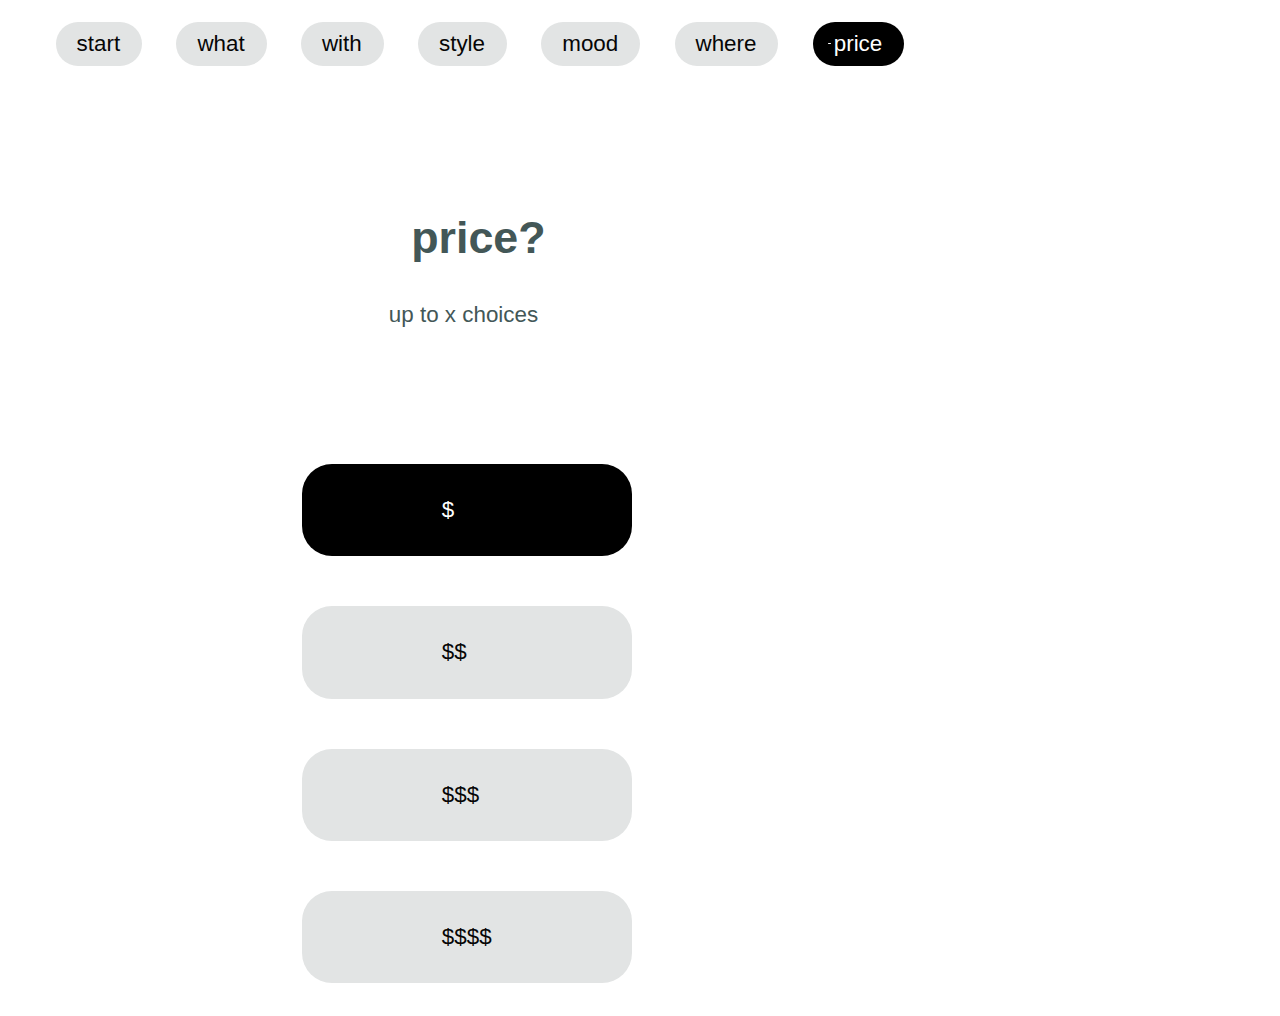
<file: price.html>
<!DOCTYPE html>
<html lang="en" dir="ltr">
  <head>
    <meta charset="utf-8">

    <!-- lien icone -->
    <a href="https://icons8.com/icon/364/paramètres"></a>

    <title> price? </title>

    <link rel="stylesheet" type="text/css" href="with.css">

  </head>
  <body>


    	  <header id="header">

                  <div class="containernav">
            		  <input id="toggleA" type="checkbox">
            		  <label for="toggleA"> start </label>

                  <input id="toggleB" type="checkbox">
            		  <label for="toggleB"> what </label>

            		  <input id="toggleC" type="checkbox">
            		  <label for="toggleC"> with </label>

                  <input id="toggleD" type="checkbox">
            		  <label for="toggleD"> style </label>

                  <input id="toggleE" type="checkbox">
            		  <label for="toggleE"> mood </label>

                  <input id="toggleE" type="checkbox">
            		  <label for="toggleE"> where </label>

                  <input id="toggleE" type="checkbox" checked>
            		  <label for="toggleE"> price </label>

          </header>



              <div class="titre-price">
                <h1> price? </h1>
              </div>


          <div class="price-space">
              <p> up to x choices </p>
          </div>



    			<div class="what-container">

            		  <input id="toggle1" type="checkbox" checked>
            		  <label for="toggle1"> $ </label>


            		  <input id="toggle2" type="checkbox">
            		  <label for="toggle2"> $$ </label>


            		  <input id="toggle3" type="checkbox">
            		  <label for="toggle3"> $$$ </label>

            		  <input id="toggle4" type="checkbox">
            		  <label for="toggle4"> $$$$ </label>

    		  </div>

  </body>
</html>
</file>
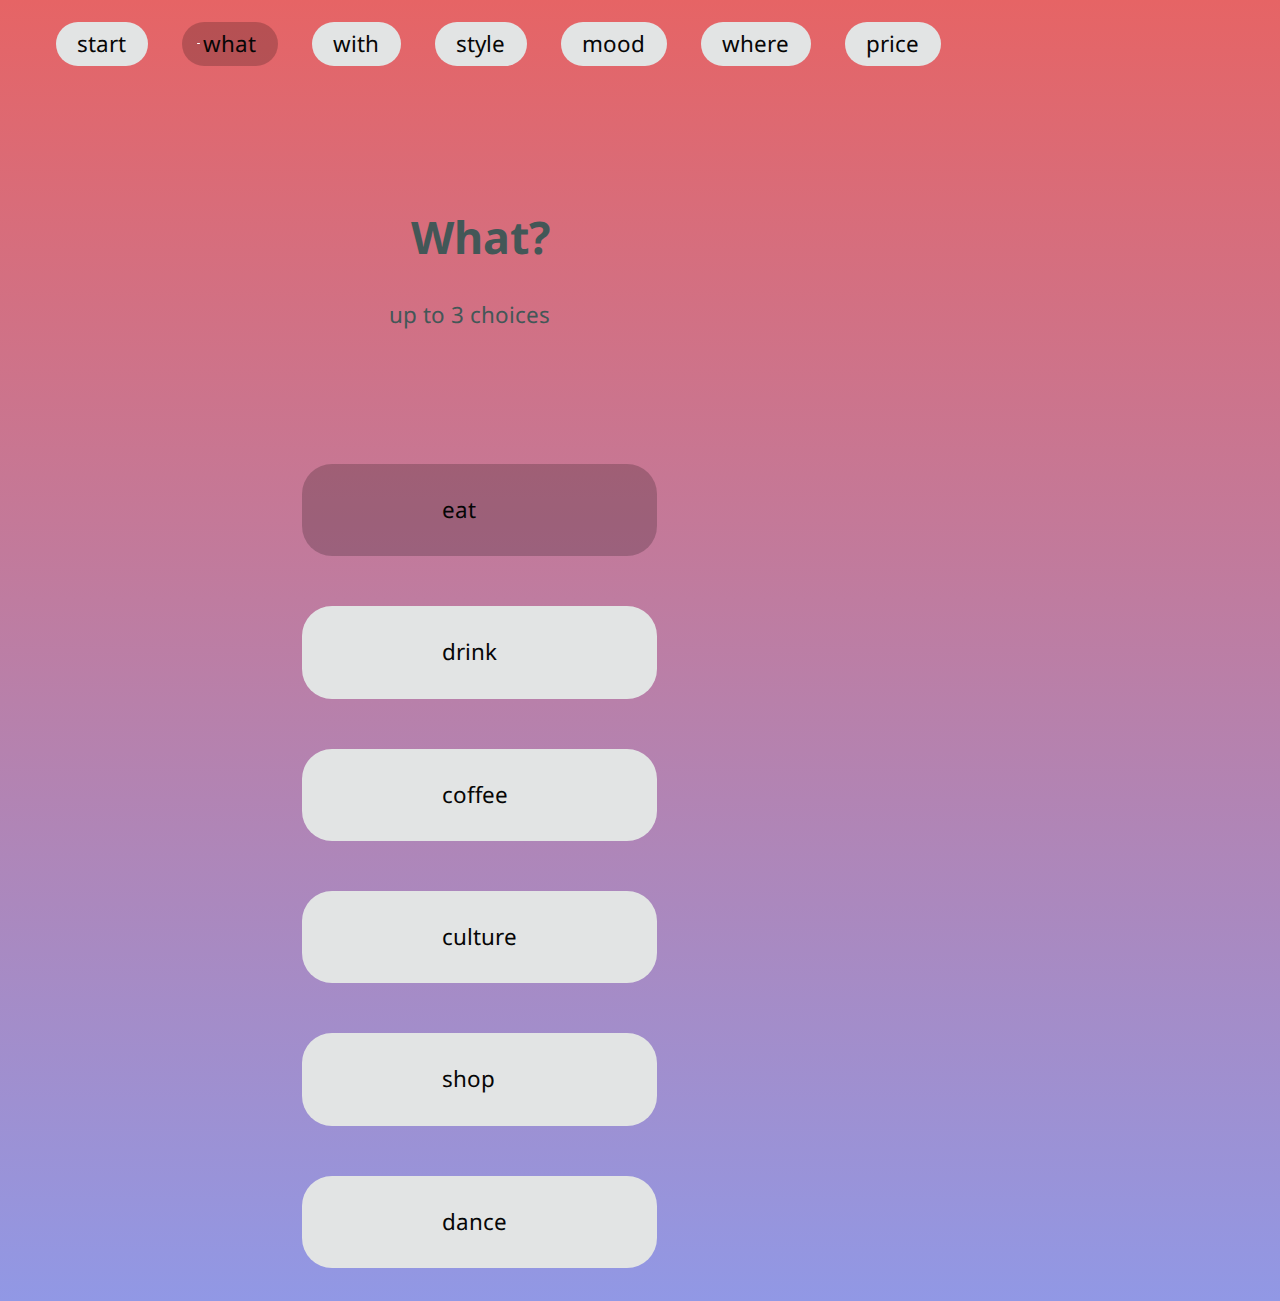
<file: what.html>
<!DOCTYPE html>
<html>
<head>
	<title></title>
	<link rel="stylesheet" type="text/css" href="Checkbox.css">
</head>
<body>

	  <header id="header">

              <div class="containernav">
        		  <input id="toggleA" type="checkbox">
        		  <label for="toggleA"> start </label>

              <input id="toggleB" type="checkbox" checked>
        		  <label for="toggleB"> what </label>

        		  <input id="toggleC" type="checkbox">
        		  <label for="toggleC"> with </label>

              <input id="toggleD" type="checkbox">
        		  <label for="toggleD"> style </label>

              <input id="toggleE" type="checkbox">
        		  <label for="toggleE"> mood </label>

              <input id="toggleE" type="checkbox">
        		  <label for="toggleE"> where </label>

              <input id="toggleE" type="checkbox">
        		  <label for="toggleE"> price </label>

      </header>

      <h1> What? </h1>
      <p> up to 3 choices </p>



			<div class="what-container">
		  <input id="toggle1" type="checkbox" checked>
		  <label for="toggle1"> eat </label>

		  <input id="toggle2" type="checkbox">
		  <label for="toggle2"> drink </label>

		  <input id="toggle3" type="checkbox">
		  <label for="toggle3"> coffee </label>

		  <input id="toggle4" type="checkbox">
		  <label for="toggle4"> culture </label>

		  <input id="toggle5" type="checkbox">
		  <label for="toggle5"> shop </label>

		  <input id="toggle6" type="checkbox">
		  <label for="toggle6"> dance </label>
		  	</div>

</div>
</body>
</html>
</file>
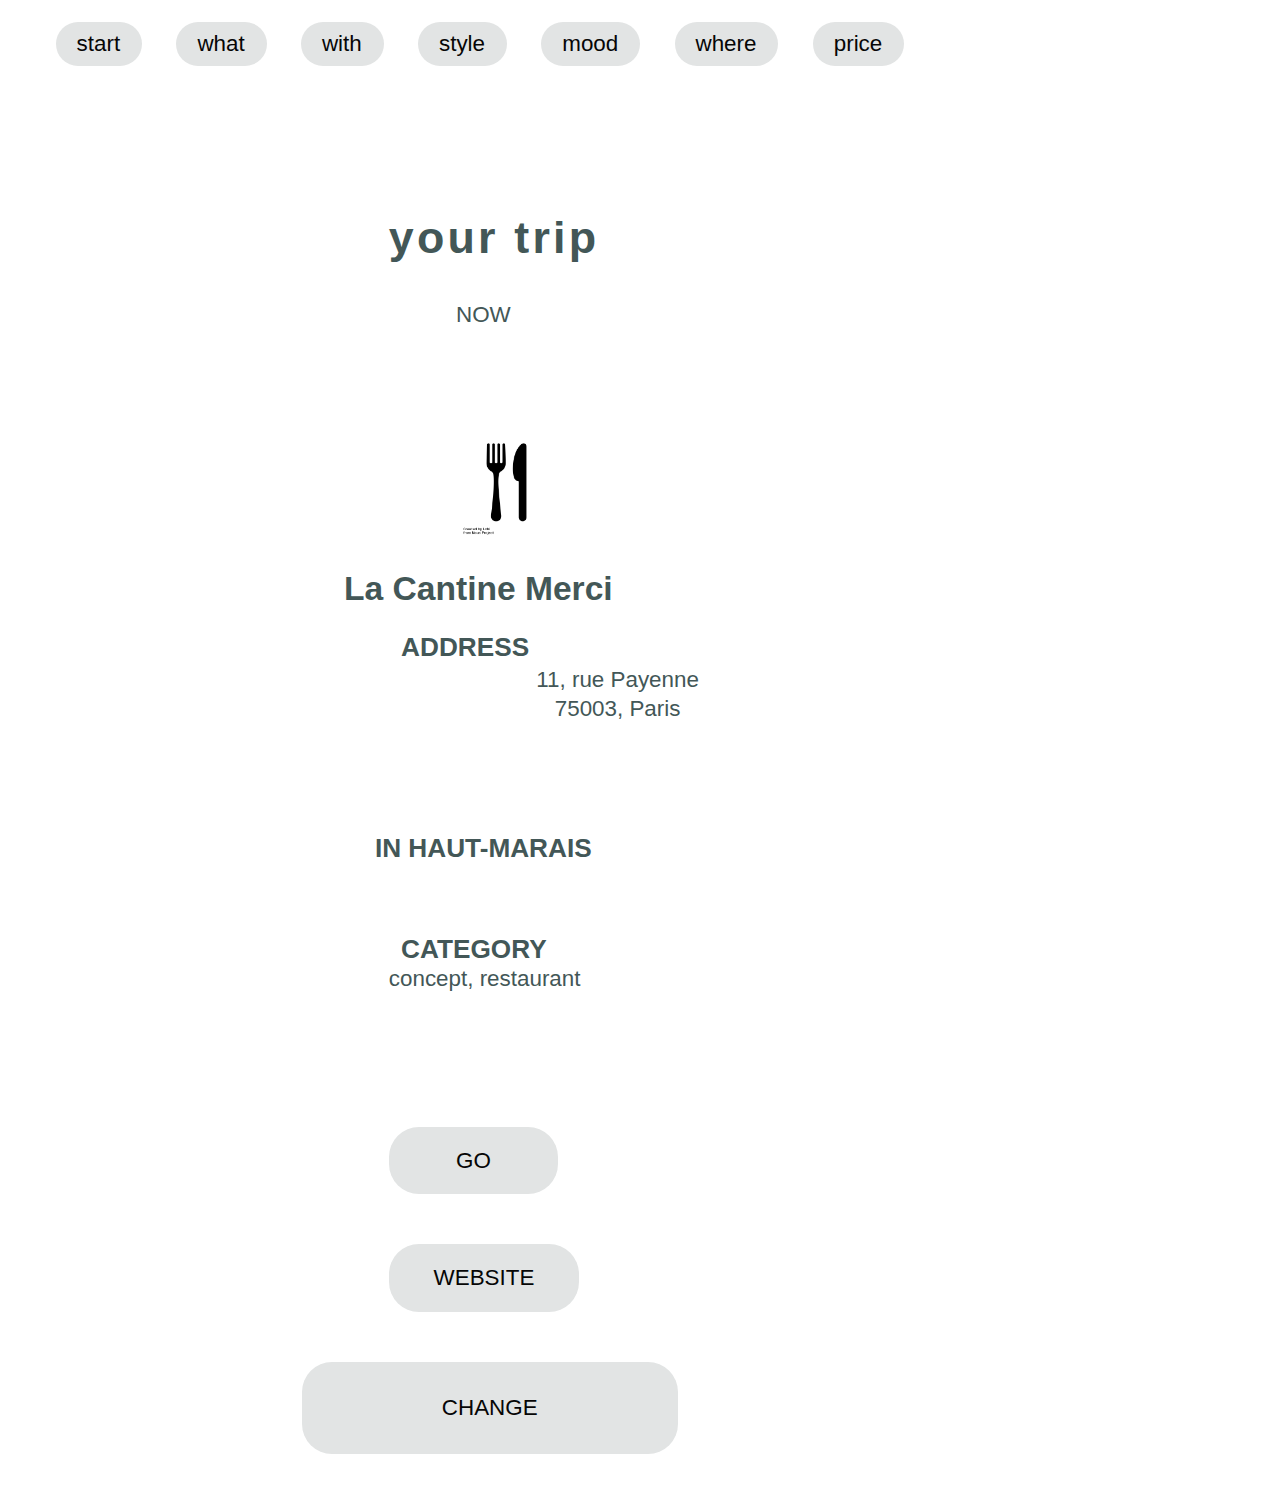
<file: yourtrip.html>
<!DOCTYPE html>
<html lang="en" dir="ltr">
  <head>
    <meta charset="utf-8">

    <!-- lien icone -->
    <a href="https://icons8.com/icon/364/paramètres"></a>

    <title> trip </title>

    <link rel="stylesheet" type="text/css" href="with.css">

  </head>
  <body>


    	  <header id="header">

                  <div class="containernav">
            		  <input id="toggleA" type="checkbox">
            		  <label for="toggleA"> start </label>

                  <input id="toggleB" type="checkbox">
            		  <label for="toggleB"> what </label>

            		  <input id="toggleC" type="checkbox">
            		  <label for="toggleC"> with </label>

                  <input id="toggleD" type="checkbox">
            		  <label for="toggleD"> style </label>

                  <input id="toggleE" type="checkbox">
            		  <label for="toggleE"> mood </label>

                  <input id="toggleE" type="checkbox">
            		  <label for="toggleE"> where </label>

                  <input id="toggleE" type="checkbox">
            		  <label for="toggleE"> price </label>

          </header>



              <div class="titre-trip">
                <h1> your trip </h1>
              </div>


          <div class="trip-space">
              <p> NOW </p>
          </div>

          <div class="trip-icone">
              <img src="trip.png" alt="cutlery" width="40%">
          </div>

          <div class="description-trip">

              <h2> La Cantine Merci </h2>

              <div class="address">
                <h3> ADDRESS </h3>
                <p> 11, rue Payenne <br/> 75003, Paris </p>
              </div>

              <h3> IN HAUT-MARAIS </h3><br>

              <div class="category">
                <h3> CATEGORY </h3>
                <p> concept, restaurant <p>
              </div>



          </div>

          <div class="trip-container">

                  <div class="petit-container">
                        <input id="toggle1" type="checkbox">
                        <label for="toggle1"> GO </label>


                        <input id="toggle2" type="checkbox">
                        <label for="toggle2"> WEBSITE </label>
                  </div>


                  <div class="grand-container">
                  <input id="toggle3" type="checkbox">
                  <label for="toggle3"> CHANGE </label>
                </div>

          </div>





  </body>
</html>
</file>
<file: with.css>
*, *::before, *::after {
  box-sizing: border-box;
}

html {
  min-height: 100%;
}

body {
  color: #435757;
  font: 1.4em/1 'Noto Sans', sans-serif;
}

header{
  margin-left: 1.5em;
}

a{
text-decoration: none;
}

.inline .titre-with, .icone-infos{
  display: inline-block;
}

.titre-with{
  margin-left: 5em;
}

.img-size{
  width:30%;
  margin-left: 0.5em;
  color: rgba(0, 0, 0, 0.5);
}

h1{
  margin-top: 3em;
  margin-bottom: 1em;
  margin-left: 9em;
}

p{
  margin-left: 17em;
  margin-bottom: 5em;
}

.containernav{

}

.what-container {
    display: inline-grid;
    margin-left: 12em;
}

input {
  position: absolute;
  left: -9999px;
}

header label{
   margin: 14px;
   padding: 11px 22px 11px 21px;
}

label {
  display: inline-block;
  position: relative;
  margin: 25px;
  padding: 35px 140px 35px 140px;
  border-radius: 30px;
  color: #060606;
  background-color: #e2e4e4;
  white-space: nowrap;
  cursor: pointer;
  user-select: none;
  transition: background-color .2s, box-shadow .2s;
}

header label::before {
    content: '';
    display: block;
    position: absolute;
    top: 21px;
    bottom: 23px;
    left: 15px;
    width: 3px;
    border-radius: 100px;
    transition: background-color .2s;
}

/* lifestyle page*/
.icone-infos button{
  border: none;
  color:inherit;
  padding: 0px 0px;
}

.lifestyle-p{
  margin-left: 2em;
  margin-top: -1em;
}

.what-container label::before {
  content: '';
  display: block;
  position: absolute;
  top: 21px;
  bottom: 23px;
  left: 13px;
  width: 0px;
  border-radius: 100px;
  transition: background-color .2s;
}


label:hover, input:focus + label {
  box-shadow: 0 0 20px rgba(0, 0, 0, .6);
}

input:checked + label {
  background-color: black;
  color: #fff;
}

input:checked + label::before {
  background-color: #fff;
}

/*---------page mood-----------*/

.custom-select{
  margin-left: 5em;
  width:8em;
  background-color: #e2e4e4;
  color:#060606;

  border-radius: 1em ;
  font-size: 25px;
  margin-top: 50px;
  padding: 0.2em 0 0.5em 2.5em;
  border: 0 !important;
}

/*--------page where----------*/
.titre-where{
    margin-bottom: 1em;
}

.where-space p {
  margin-top: 0em;
  margin-left: 19em;
  margin-bottom: 1em!important;
}

.inline .custom-select-where, .icone-infos
.inline #toggle2, .icone-position{
  display:inline-block;
}

.icone-position{
  position:relative;
  width:20%;
  left:20;
  top:20;
  margin-left: 19em;
}

.custom-select-where{
  margin-left: 12em;
  width:17em;
  background-color: #e2e4e4;
  color:#060606;
  box-shadow: 1px 2px 2px;

  height: 5em;

  border-radius: 1em ;
  font-size: 25px;
  margin-bottom: 2em;
  padding: 1.5em 1em 1.8em 6em;
  border: 0 !important;
}

.custom-select-where select{
font-size: 25px;
}



.custom-select-where option{
  font-style: bold;
  font-size: 2em!important;
}


/*-------- price page ------- */

.price-space p {
  margin-left: 17em;
}

/*------- trip page --------*/
.titre-trip{
  margin-left: -1em;
  letter-spacing: 0.2rem;
}
.trip-space{
  margin-left: 3em;
}
.trip-icone{
  width: 20%;
  margin-left: 20em;
}

.description-trip h2{
  margin-left: 10em;
}

.description-trip h3{
  margin-left: 14em;
}

.category h3{
  margin-bottom: 0.2em;
  margin-left: 15em;
}

.category p{
  margin-top: 0.2em;
}

.address h3{
  margin-bottom: 0.2em;
  margin-left: 15em;
}

.address p {
  margin-left: -2em;
  margin-top: 0.2em;
  line-height: 1.3em;
  text-align: -webkit-center;
}

.trip-container{
  display: inline-grid;
  margin-left: 12em;
}

.trip-container .petit-container{
  width: 20%;
}

.petit-container label{
  padding: 1em 2em;
  margin-left: 5em;
}

.petit-container label:first-of-type{
  padding-left: 3em;
  margin-left: 5em;
  padding-right: 3em;
}

/* partie JS */

.icone-afficher{
  width: 1%;


}

.bouton-afficher{
  border: none;
  color:inherit;
  padding: 0px 0px;
}

.infos-description{
  margin-left: 11em;
  margin-top: -1em;
  font-size: 0.5em;
  display:none;
}



































.trip-container .grand-container{
  width: 50%;
}
</file>
<file: Checkbox.css>
@import url(https://fonts.googleapis.com/css?family=Noto+Sans);

*, *::before, *::after {
  box-sizing: border-box;
}

html {
  min-height: 100%;
}

body {
  color: #435757;
  /*background: radial-gradient(#f5deed, #ffffff, #f4f7ea);*/
  background: linear-gradient(#e66465, #9198e5);
  font: 1.4em/1 'Noto Sans', sans-serif;
}

header{
  margin-left: 1.5em;
}

h1{
  margin-top: 3em;
  margin-bottom: 1em;
  margin-left: 9em;
}

p{
  margin-left: 17em;
  margin-bottom: 5em;
}

.containernav{

}

.what-container {
  /*  position: absolute;
    top: 50%;
    left: 50%;
    transform: translate(-30%, -40%);*/
    display: inline-grid;
    margin-left: 12em;
}

input {
  position: absolute;
  left: -9999px;
}

header label{
   margin: 14px;
   padding: 11px 22px 11px 21px;
}

label {
  display: inline-block;
  position: relative;
  margin: 25px;
  padding: 35px 140px 35px 140px;
  /*border: 3px solid #fff;*/
  border-radius: 30px;
  color: #060606;
  background-color: #e2e4e4;
  /*box-shadow: 0 0 20px rgba(0, 0, 0, .2);*/
  white-space: nowrap;
  cursor: pointer;
  user-select: none;
  transition: background-color .2s, box-shadow .2s;
}

header label::before {
    content: '';
    display: block;
    position: absolute;
    top: 21px;
    bottom: 23px;
    left: 15px;
    width: 3px;
    /* border: 3px solid #fff; */
    border-radius: 100px;
    transition: background-color .2s;
}

.what-container label::before {
  content: '';
  display: block;
  position: absolute;
  top: 21px;
  bottom: 23px;
  left: 13px;
  width: 0px;
  /*border: 3px solid #fff;*/
  border-radius: 100px;
  transition: background-color .2s;
}


label:hover, input:focus + label {
  box-shadow: 0 0 20px rgba(0, 0, 0, .6);
}

input:checked + label {
  background-color: rgba(0,0,0,0.2);
}

input:checked + label::before {
  background-color: #fff;
}
</file>
